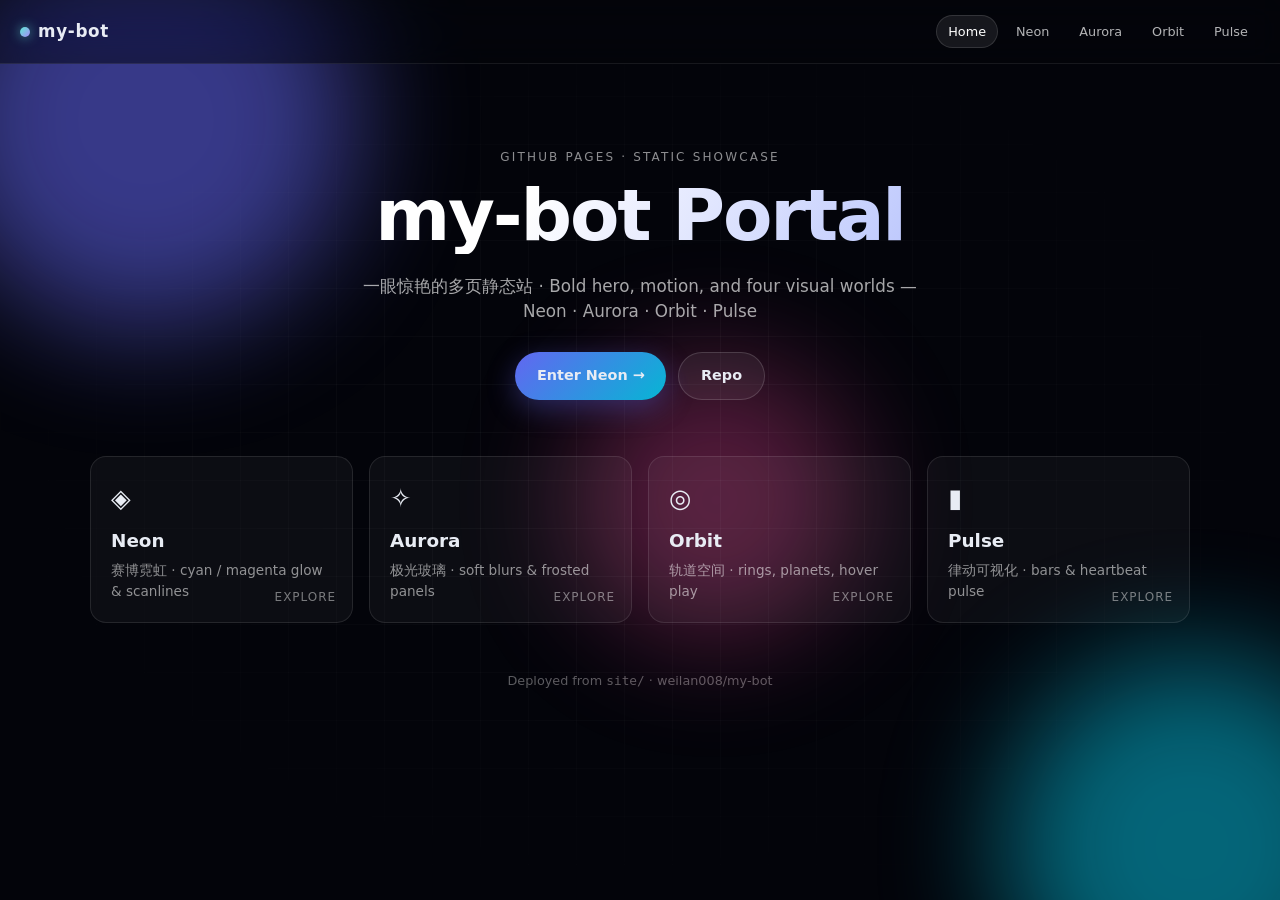
<file: site/index.html>
<!DOCTYPE html>
<html lang="zh-CN">
<head>
  <meta charset="UTF-8" />
  <meta name="viewport" content="width=device-width, initial-scale=1" />
  <title>my-bot · Portal</title>
  <meta name="description" content="my-bot — flashy static playground on GitHub Pages" />
  <link rel="stylesheet" href="styles.css" />
  <style>
    body.home {
      background: #03040a;
    }
    .orb-field {
      position: fixed;
      inset: 0;
      z-index: 0;
      overflow: hidden;
      pointer-events: none;
    }
    .orb {
      position: absolute;
      border-radius: 50%;
      filter: blur(60px);
      opacity: 0.55;
      animation: floatOrb 14s ease-in-out infinite;
    }
    .orb-1 {
      width: 420px; height: 420px;
      background: #6366f1;
      top: -10%; left: -5%;
      animation-delay: 0s;
    }
    .orb-2 {
      width: 380px; height: 380px;
      background: #06b6d4;
      bottom: -15%; right: -8%;
      animation-delay: -4s;
    }
    .orb-3 {
      width: 280px; height: 280px;
      background: #ec4899;
      top: 40%; left: 45%;
      opacity: 0.35;
      animation-delay: -8s;
    }
    @keyframes floatOrb {
      0%, 100% { transform: translate(0, 0) scale(1); }
      33% { transform: translate(40px, -30px) scale(1.08); }
      66% { transform: translate(-30px, 25px) scale(0.95); }
    }
    .grid-overlay {
      position: fixed;
      inset: 0;
      z-index: 0;
      background-image:
        linear-gradient(rgba(255,255,255,0.03) 1px, transparent 1px),
        linear-gradient(90deg, rgba(255,255,255,0.03) 1px, transparent 1px);
      background-size: 48px 48px;
      mask-image: radial-gradient(ellipse at center, black 20%, transparent 75%);
      pointer-events: none;
    }
    .hero {
      position: relative;
      z-index: 1;
      text-align: center;
      padding: 3.5rem 0 2.5rem;
    }
    .hero h1 {
      font-size: clamp(2.6rem, 8vw, 4.5rem);
      font-weight: 800;
      letter-spacing: -0.03em;
      line-height: 1.05;
      background: linear-gradient(120deg, #fff 20%, #a5b4fc 45%, #67e8f9 70%, #f0abfc 100%);
      background-size: 200% auto;
      -webkit-background-clip: text;
      background-clip: text;
      color: transparent;
      animation: shimmer 6s linear infinite;
    }
    @keyframes shimmer {
      to { background-position: 200% center; }
    }
    .hero .tagline {
      margin: 1.25rem auto 0;
      font-size: 1.05rem;
    }
    .cta-row {
      margin-top: 1.75rem;
      display: flex;
      flex-wrap: wrap;
      gap: 0.75rem;
      justify-content: center;
    }
    .btn {
      display: inline-flex;
      align-items: center;
      gap: 0.4rem;
      padding: 0.75rem 1.35rem;
      border-radius: 999px;
      font-weight: 600;
      font-size: 0.9rem;
      border: 1px solid rgba(255,255,255,0.15);
      transition: transform 0.2s, box-shadow 0.2s, background 0.2s;
    }
    .btn-primary {
      background: linear-gradient(135deg, #6366f1, #06b6d4);
      border: none;
      box-shadow: 0 8px 28px rgba(99, 102, 241, 0.35);
    }
    .btn-primary:hover {
      transform: translateY(-2px);
      box-shadow: 0 12px 36px rgba(99, 102, 241, 0.5);
    }
    .btn-ghost {
      background: rgba(255,255,255,0.06);
    }
    .btn-ghost:hover {
      background: rgba(255,255,255,0.12);
      transform: translateY(-2px);
    }
    .cards {
      position: relative;
      z-index: 1;
      display: grid;
      grid-template-columns: repeat(auto-fit, minmax(220px, 1fr));
      gap: 1rem;
      margin-top: 1rem;
    }
    .card {
      position: relative;
      border-radius: var(--radius);
      padding: 1.4rem 1.25rem 1.3rem;
      background: rgba(255,255,255,0.04);
      border: 1px solid rgba(255,255,255,0.1);
      overflow: hidden;
      transition: transform 0.25s, border-color 0.25s, box-shadow 0.25s;
      min-height: 160px;
    }
    .card::before {
      content: "";
      position: absolute;
      inset: 0;
      opacity: 0;
      transition: opacity 0.3s;
      background: radial-gradient(circle at 30% 20%, var(--glow, #6366f1) 0%, transparent 60%);
    }
    .card:hover {
      transform: translateY(-6px);
      border-color: rgba(255,255,255,0.22);
      box-shadow: 0 20px 40px rgba(0,0,0,0.35);
    }
    .card:hover::before { opacity: 0.35; }
    .card .icon {
      font-size: 1.6rem;
      margin-bottom: 0.6rem;
      position: relative;
    }
    .card h3 {
      font-size: 1.15rem;
      position: relative;
      margin-bottom: 0.35rem;
    }
    .card p {
      font-size: 0.85rem;
      color: rgba(255,255,255,0.55);
      position: relative;
    }
    .card .go {
      position: absolute;
      right: 1rem;
      bottom: 1rem;
      font-size: 0.75rem;
      color: rgba(255,255,255,0.45);
      letter-spacing: 0.08em;
      text-transform: uppercase;
    }
    .card.neon { --glow: #22d3ee; }
    .card.aurora { --glow: #a78bfa; }
    .card.orbit { --glow: #60a5fa; }
    .card.pulse { --glow: #f472b6; }
  </style>
</head>
<body class="home">
  <div class="orb-field" aria-hidden="true">
    <div class="orb orb-1"></div>
    <div class="orb orb-2"></div>
    <div class="orb orb-3"></div>
  </div>
  <div class="grid-overlay" aria-hidden="true"></div>

  <nav class="site-nav">
    <a class="brand" href="index.html"><span class="dot"></span><span class="label">my-bot</span></a>
    <div class="links">
      <a class="active" href="index.html">Home</a>
      <a href="neon.html">Neon</a>
      <a href="aurora.html">Aurora</a>
      <a href="orbit.html">Orbit</a>
      <a href="pulse.html">Pulse</a>
    </div>
  </nav>

  <main class="page-wrap">
    <div class="container">
      <section class="hero">
        <p class="eyebrow">GitHub Pages · Static Showcase</p>
        <h1>my-bot Portal</h1>
        <p class="tagline">
          一眼惊艳的多页静态站 · Bold hero, motion, and four visual worlds —
          Neon · Aurora · Orbit · Pulse
        </p>
        <div class="cta-row">
          <a class="btn btn-primary" href="neon.html">Enter Neon →</a>
          <a class="btn btn-ghost" href="https://github.com/weilan008/my-bot" target="_blank" rel="noopener">Repo</a>
        </div>
      </section>

      <section class="cards" aria-label="Destination pages">
        <a class="card neon" href="neon.html">
          <div class="icon">◈</div>
          <h3>Neon</h3>
          <p>赛博霓虹 · cyan / magenta glow &amp; scanlines</p>
          <span class="go">Explore</span>
        </a>
        <a class="card aurora" href="aurora.html">
          <div class="icon">✧</div>
          <h3>Aurora</h3>
          <p>极光玻璃 · soft blurs &amp; frosted panels</p>
          <span class="go">Explore</span>
        </a>
        <a class="card orbit" href="orbit.html">
          <div class="icon">◎</div>
          <h3>Orbit</h3>
          <p>轨道空间 · rings, planets, hover play</p>
          <span class="go">Explore</span>
        </a>
        <a class="card pulse" href="pulse.html">
          <div class="icon">▮</div>
          <h3>Pulse</h3>
          <p>律动可视化 · bars &amp; heartbeat pulse</p>
          <span class="go">Explore</span>
        </a>
      </section>

      <p class="footer-note">Deployed from <code>site/</code> · weilan008/my-bot</p>
    </div>
  </main>
</body>
</html>
</file>
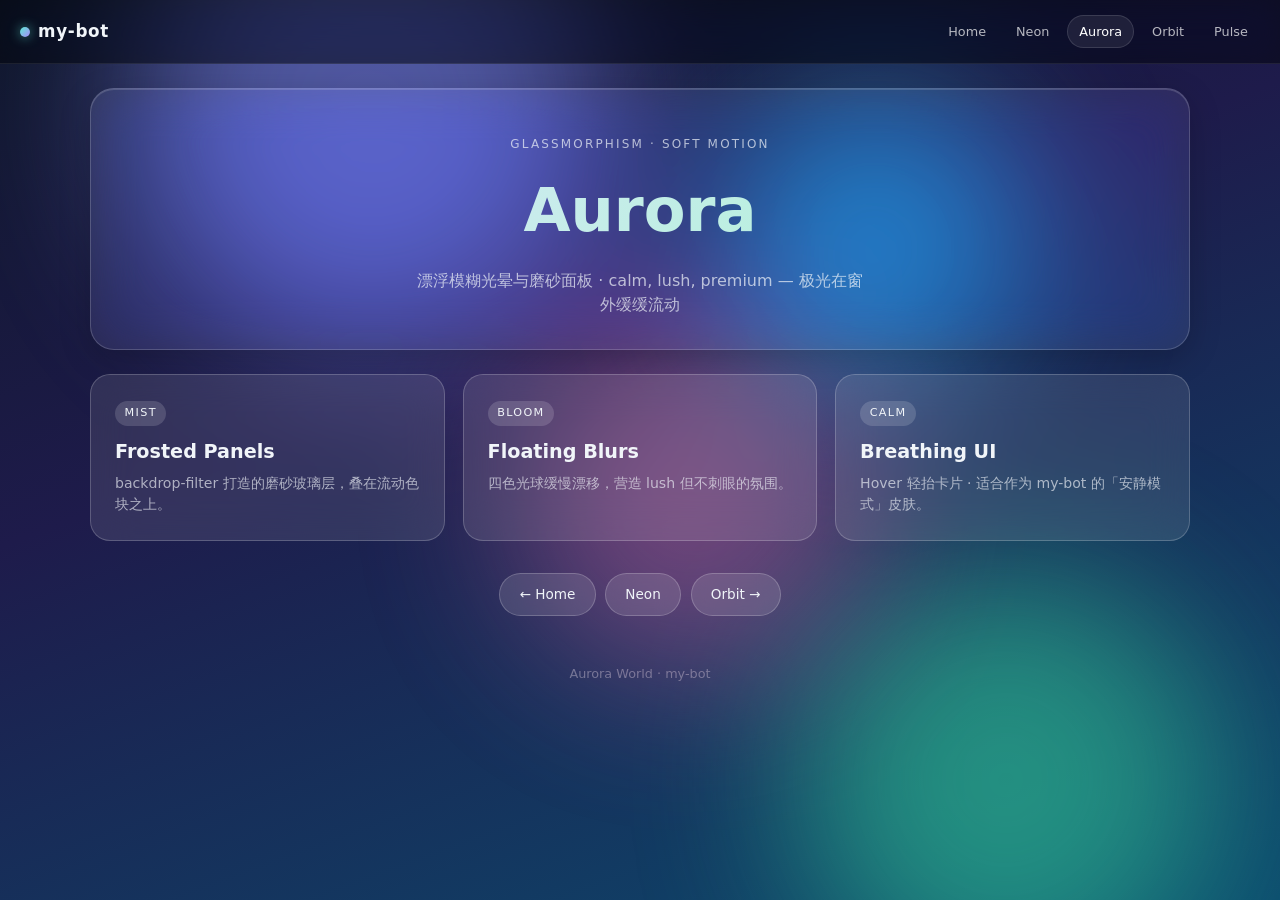
<file: site/aurora.html>
<!DOCTYPE html>
<html lang="zh-CN">
<head>
  <meta charset="UTF-8" />
  <meta name="viewport" content="width=device-width, initial-scale=1" />
  <title>Aurora · my-bot</title>
  <link rel="stylesheet" href="styles.css" />
  <style>
    body.aurora-page {
      background: linear-gradient(160deg, #0f172a 0%, #1e1b4b 40%, #0c4a6e 100%);
      color: #f1f5f9;
    }
    .aurora-blobs {
      position: fixed;
      inset: 0;
      z-index: 0;
      overflow: hidden;
      pointer-events: none;
    }
    .blob {
      position: absolute;
      border-radius: 50%;
      filter: blur(80px);
      opacity: 0.55;
      animation: drift 18s ease-in-out infinite;
    }
    .blob.b1 {
      width: 480px; height: 480px;
      background: #818cf8;
      top: -15%; left: 10%;
    }
    .blob.b2 {
      width: 420px; height: 420px;
      background: #34d399;
      bottom: -10%; right: 5%;
      animation-delay: -6s;
    }
    .blob.b3 {
      width: 360px; height: 360px;
      background: #f472b6;
      top: 35%; left: 40%;
      opacity: 0.4;
      animation-delay: -12s;
    }
    .blob.b4 {
      width: 300px; height: 300px;
      background: #38bdf8;
      top: 10%; right: 20%;
      animation-delay: -3s;
    }
    @keyframes drift {
      0%, 100% { transform: translate(0, 0) scale(1); }
      25% { transform: translate(50px, 40px) scale(1.1); }
      50% { transform: translate(-40px, 60px) scale(0.92); }
      75% { transform: translate(30px, -30px) scale(1.05); }
    }
    .glass {
      position: relative;
      z-index: 1;
      background: rgba(255, 255, 255, 0.08);
      backdrop-filter: blur(24px) saturate(1.5);
      -webkit-backdrop-filter: blur(24px) saturate(1.5);
      border: 1px solid rgba(255, 255, 255, 0.18);
      border-radius: 24px;
      padding: 2rem 1.75rem;
      box-shadow:
        0 8px 32px rgba(0, 0, 0, 0.2),
        inset 0 1px 0 rgba(255, 255, 255, 0.15);
    }
    .aurora-hero {
      text-align: center;
      margin-bottom: 1.5rem;
    }
    .aurora-hero h1 {
      font-size: clamp(2.4rem, 7vw, 3.8rem);
      font-weight: 700;
      background: linear-gradient(120deg, #e0e7ff, #a7f3d0, #fbcfe8, #bae6fd);
      background-size: 300% auto;
      -webkit-background-clip: text;
      background-clip: text;
      color: transparent;
      animation: auroraShift 8s ease infinite;
    }
    @keyframes auroraShift {
      0%, 100% { background-position: 0% center; }
      50% { background-position: 100% center; }
    }
    .aurora-hero p {
      margin-top: 0.85rem;
      color: rgba(241, 245, 249, 0.7);
      max-width: 28rem;
      margin-left: auto;
      margin-right: auto;
    }
    .glass-grid {
      display: grid;
      grid-template-columns: repeat(auto-fit, minmax(240px, 1fr));
      gap: 1.1rem;
      position: relative;
      z-index: 1;
      margin-top: 1.25rem;
    }
    .glass-card {
      padding: 1.5rem;
      border-radius: 20px;
      background: rgba(255, 255, 255, 0.1);
      backdrop-filter: blur(20px);
      -webkit-backdrop-filter: blur(20px);
      border: 1px solid rgba(255, 255, 255, 0.2);
      transition: transform 0.3s, background 0.3s;
    }
    .glass-card:hover {
      transform: translateY(-8px);
      background: rgba(255, 255, 255, 0.16);
    }
    .glass-card .chip {
      display: inline-block;
      font-size: 0.7rem;
      letter-spacing: 0.12em;
      text-transform: uppercase;
      padding: 0.25rem 0.6rem;
      border-radius: 999px;
      background: rgba(255, 255, 255, 0.15);
      margin-bottom: 0.75rem;
    }
    .glass-card h3 {
      font-size: 1.2rem;
      margin-bottom: 0.4rem;
    }
    .glass-card p {
      font-size: 0.88rem;
      color: rgba(241, 245, 249, 0.65);
    }
    .float-pills {
      display: flex;
      flex-wrap: wrap;
      gap: 0.6rem;
      justify-content: center;
      margin-top: 2rem;
      position: relative;
      z-index: 1;
    }
    .pill {
      padding: 0.65rem 1.2rem;
      border-radius: 999px;
      background: rgba(255, 255, 255, 0.12);
      border: 1px solid rgba(255, 255, 255, 0.2);
      backdrop-filter: blur(12px);
      font-size: 0.85rem;
      font-weight: 500;
      transition: transform 0.2s, background 0.2s;
    }
    .pill:hover {
      transform: scale(1.05);
      background: rgba(255, 255, 255, 0.22);
    }
  </style>
</head>
<body class="aurora-page">
  <div class="aurora-blobs" aria-hidden="true">
    <div class="blob b1"></div>
    <div class="blob b2"></div>
    <div class="blob b3"></div>
    <div class="blob b4"></div>
  </div>

  <nav class="site-nav">
    <a class="brand" href="index.html"><span class="dot"></span><span class="label">my-bot</span></a>
    <div class="links">
      <a href="index.html">Home</a>
      <a href="neon.html">Neon</a>
      <a class="active" href="aurora.html">Aurora</a>
      <a href="orbit.html">Orbit</a>
      <a href="pulse.html">Pulse</a>
    </div>
  </nav>

  <main class="page-wrap">
    <div class="container">
      <div class="glass aurora-hero">
        <p class="eyebrow">Glassmorphism · Soft Motion</p>
        <h1>Aurora</h1>
        <p>漂浮模糊光晕与磨砂面板 · calm, lush, premium — 极光在窗外缓缓流动</p>
      </div>

      <div class="glass-grid">
        <div class="glass-card">
          <span class="chip">Mist</span>
          <h3>Frosted Panels</h3>
          <p>backdrop-filter 打造的磨砂玻璃层，叠在流动色块之上。</p>
        </div>
        <div class="glass-card">
          <span class="chip">Bloom</span>
          <h3>Floating Blurs</h3>
          <p>四色光球缓慢漂移，营造 lush 但不刺眼的氛围。</p>
        </div>
        <div class="glass-card">
          <span class="chip">Calm</span>
          <h3>Breathing UI</h3>
          <p>Hover 轻抬卡片 · 适合作为 my-bot 的「安静模式」皮肤。</p>
        </div>
      </div>

      <div class="float-pills">
        <a class="pill" href="index.html">← Home</a>
        <a class="pill" href="neon.html">Neon</a>
        <a class="pill" href="orbit.html">Orbit →</a>
      </div>

      <p class="footer-note">Aurora World · my-bot</p>
    </div>
  </main>
</body>
</html>
</file>
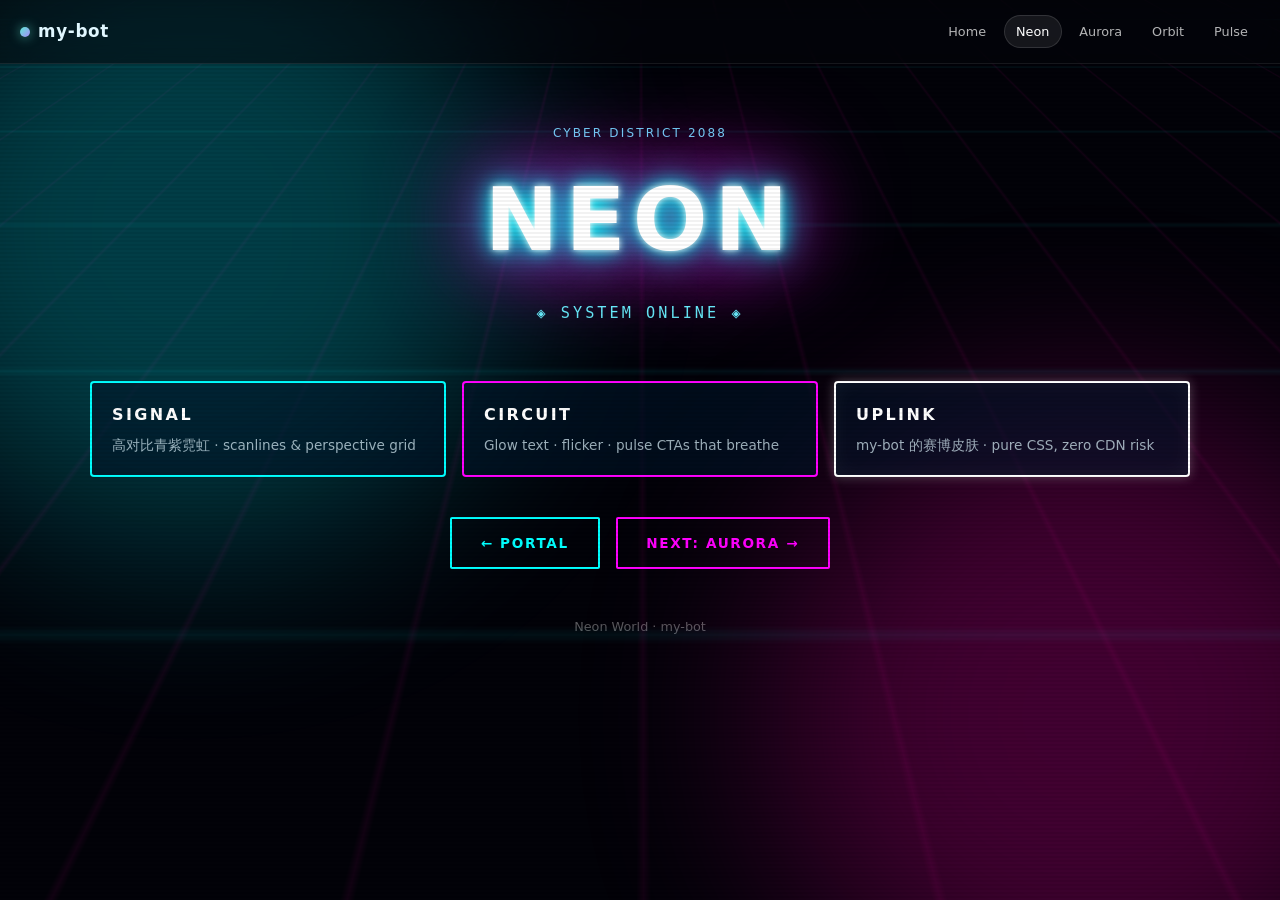
<file: site/neon.html>
<!DOCTYPE html>
<html lang="zh-CN">
<head>
  <meta charset="UTF-8" />
  <meta name="viewport" content="width=device-width, initial-scale=1" />
  <title>Neon · my-bot</title>
  <link rel="stylesheet" href="styles.css" />
  <style>
    body.neon-page {
      background: #020208;
      color: #e0f7ff;
    }
    .scanlines {
      position: fixed;
      inset: 0;
      z-index: 50;
      pointer-events: none;
      background: repeating-linear-gradient(
        0deg,
        transparent,
        transparent 2px,
        rgba(0, 0, 0, 0.15) 2px,
        rgba(0, 0, 0, 0.15) 4px
      );
      opacity: 0.35;
    }
    .cyber-grid {
      position: fixed;
      inset: 0;
      z-index: 0;
      background:
        linear-gradient(rgba(0, 255, 255, 0.06) 1px, transparent 1px),
        linear-gradient(90deg, rgba(255, 0, 170, 0.06) 1px, transparent 1px);
      background-size: 40px 40px;
      transform: perspective(500px) rotateX(60deg) translateY(-20%) scale(1.8);
      transform-origin: center top;
      animation: gridPulse 8s ease-in-out infinite;
      pointer-events: none;
    }
    @keyframes gridPulse {
      0%, 100% { opacity: 0.4; }
      50% { opacity: 0.7; }
    }
    .neon-glow {
      position: fixed;
      width: 50vw; height: 50vw;
      border-radius: 50%;
      filter: blur(100px);
      opacity: 0.25;
      z-index: 0;
      pointer-events: none;
    }
    .neon-glow.cyan { background: #00f0ff; top: -10%; left: -10%; }
    .neon-glow.magenta { background: #ff00aa; bottom: -15%; right: -10%; }
    .neon-main {
      position: relative;
      z-index: 1;
      text-align: center;
      padding: 2rem 0 1rem;
    }
    .neon-title {
      font-size: clamp(2.8rem, 10vw, 5.5rem);
      font-weight: 900;
      letter-spacing: 0.08em;
      text-transform: uppercase;
      color: #fff;
      text-shadow:
        0 0 7px #fff,
        0 0 20px #0ff,
        0 0 40px #0ff,
        0 0 80px #f0f,
        0 0 120px #f0f;
      animation: neonFlicker 4s infinite alternate;
    }
    @keyframes neonFlicker {
      0%, 19%, 21%, 23%, 25%, 54%, 56%, 100% {
        text-shadow:
          0 0 7px #fff,
          0 0 20px #0ff,
          0 0 40px #0ff,
          0 0 80px #f0f,
          0 0 120px #f0f;
      }
      20%, 24%, 55% {
        text-shadow: 0 0 4px #fff, 0 0 10px #0ff;
      }
    }
    .neon-sub {
      margin-top: 1rem;
      font-family: var(--mono);
      font-size: 0.95rem;
      color: #67e8f9;
      letter-spacing: 0.2em;
      text-transform: uppercase;
      animation: blink 1.4s step-end infinite;
    }
    @keyframes blink {
      50% { opacity: 0.4; }
    }
    .panel-row {
      display: grid;
      grid-template-columns: repeat(auto-fit, minmax(200px, 1fr));
      gap: 1rem;
      margin-top: 2.5rem;
      position: relative;
      z-index: 1;
    }
    .neon-panel {
      border: 2px solid #0ff;
      border-radius: 4px;
      padding: 1.25rem;
      background: rgba(0, 20, 40, 0.6);
      box-shadow:
        0 0 12px #0ff55,
        inset 0 0 20px rgba(0, 255, 255, 0.08);
      transition: transform 0.2s, box-shadow 0.2s, border-color 0.2s;
    }
    .neon-panel:nth-child(2) {
      border-color: #f0f;
      box-shadow: 0 0 12px #f0f55, inset 0 0 20px rgba(255, 0, 170, 0.08);
    }
    .neon-panel:nth-child(3) {
      border-color: #fff;
      box-shadow: 0 0 12px #fff4, inset 0 0 20px rgba(255, 255, 255, 0.05);
    }
    .neon-panel:hover {
      transform: scale(1.03);
      box-shadow: 0 0 28px currentColor;
    }
    .neon-panel h3 {
      font-size: 1rem;
      letter-spacing: 0.15em;
      text-transform: uppercase;
      margin-bottom: 0.5rem;
      color: #fff;
    }
    .neon-panel p {
      font-size: 0.85rem;
      color: rgba(224, 247, 255, 0.7);
    }
    .pulse-btns {
      display: flex;
      flex-wrap: wrap;
      gap: 1rem;
      justify-content: center;
      margin-top: 2.5rem;
      position: relative;
      z-index: 1;
    }
    .pulse-btn {
      padding: 0.85rem 1.8rem;
      font-weight: 700;
      letter-spacing: 0.12em;
      text-transform: uppercase;
      font-size: 0.85rem;
      border: 2px solid #0ff;
      background: transparent;
      color: #0ff;
      cursor: pointer;
      border-radius: 2px;
      animation: btnPulse 2s ease-in-out infinite;
      transition: background 0.2s, color 0.2s;
    }
    .pulse-btn.mag {
      border-color: #f0f;
      color: #f0f;
      animation-delay: 0.5s;
    }
    .pulse-btn:hover {
      background: #0ff;
      color: #020208;
      animation: none;
    }
    .pulse-btn.mag:hover {
      background: #f0f;
      color: #020208;
    }
    @keyframes btnPulse {
      0%, 100% { box-shadow: 0 0 8px currentColor; }
      50% { box-shadow: 0 0 24px currentColor, 0 0 48px currentColor; }
    }
  </style>
</head>
<body class="neon-page">
  <div class="cyber-grid" aria-hidden="true"></div>
  <div class="neon-glow cyan" aria-hidden="true"></div>
  <div class="neon-glow magenta" aria-hidden="true"></div>
  <div class="scanlines" aria-hidden="true"></div>

  <nav class="site-nav">
    <a class="brand" href="index.html"><span class="dot"></span><span class="label">my-bot</span></a>
    <div class="links">
      <a href="index.html">Home</a>
      <a class="active" href="neon.html">Neon</a>
      <a href="aurora.html">Aurora</a>
      <a href="orbit.html">Orbit</a>
      <a href="pulse.html">Pulse</a>
    </div>
  </nav>

  <main class="page-wrap">
    <div class="container">
      <div class="neon-main">
        <p class="eyebrow" style="color:#67e8f9">Cyber District 2088</p>
        <h1 class="neon-title">NEON</h1>
        <p class="neon-sub">◈ SYSTEM ONLINE ◈</p>
      </div>

      <div class="panel-row">
        <div class="neon-panel">
          <h3>Signal</h3>
          <p>高对比青紫霓虹 · scanlines &amp; perspective grid</p>
        </div>
        <div class="neon-panel">
          <h3>Circuit</h3>
          <p>Glow text · flicker · pulse CTAs that breathe</p>
        </div>
        <div class="neon-panel">
          <h3>Uplink</h3>
          <p>my-bot 的赛博皮肤 · pure CSS, zero CDN risk</p>
        </div>
      </div>

      <div class="pulse-btns">
        <a class="pulse-btn" href="index.html">← Portal</a>
        <a class="pulse-btn mag" href="aurora.html">Next: Aurora →</a>
      </div>

      <p class="footer-note">Neon World · my-bot</p>
    </div>
  </main>
</body>
</html>
</file>
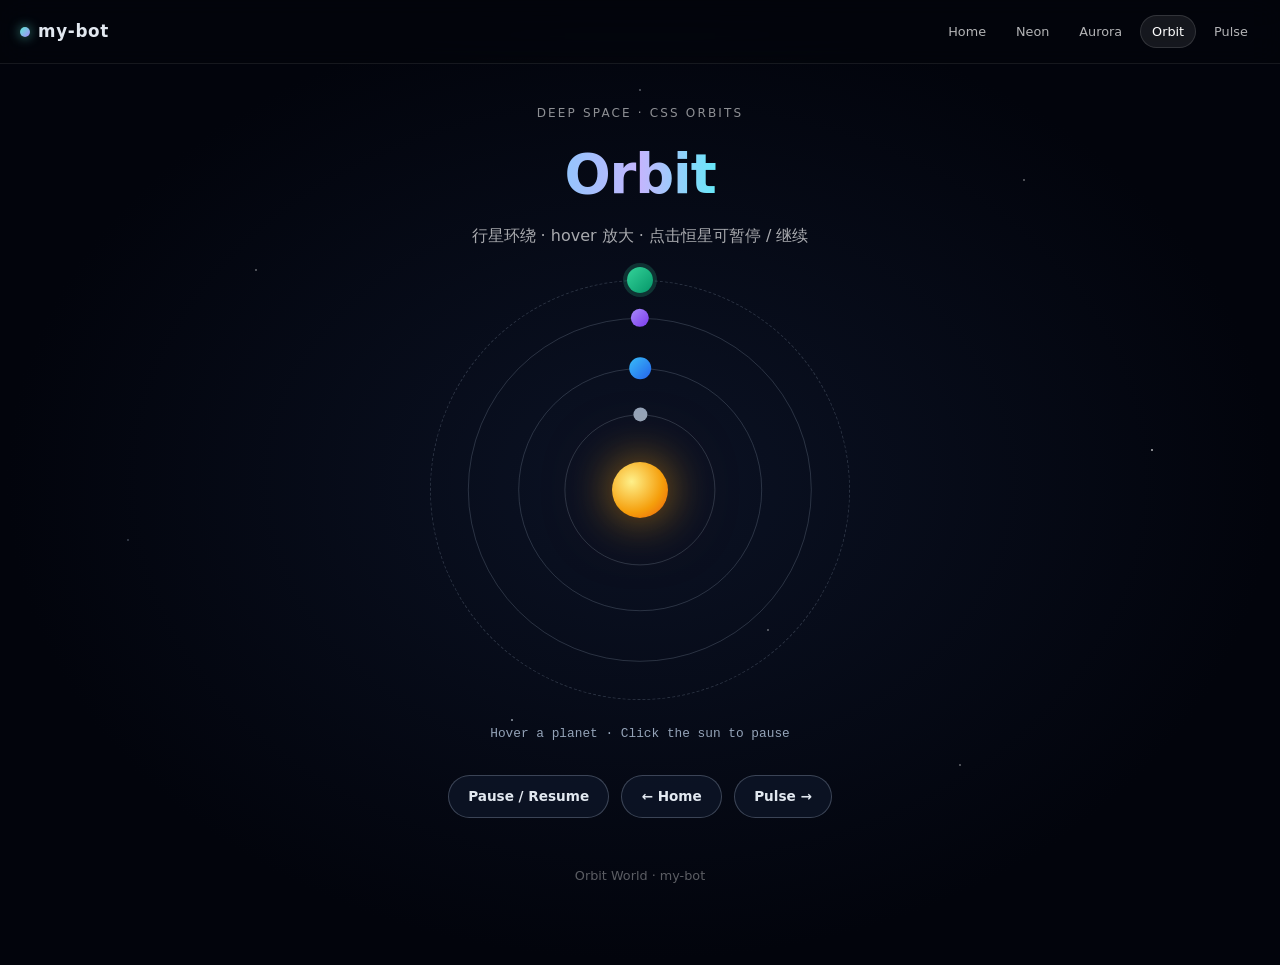
<file: site/orbit.html>
<!DOCTYPE html>
<html lang="zh-CN">
<head>
  <meta charset="UTF-8" />
  <meta name="viewport" content="width=device-width, initial-scale=1" />
  <title>Orbit · my-bot</title>
  <link rel="stylesheet" href="styles.css" />
  <style>
    body.orbit-page {
      background: radial-gradient(ellipse at center, #0b1224 0%, #02040c 70%);
      color: #e2e8f0;
    }
    .stars {
      position: fixed;
      inset: 0;
      z-index: 0;
      background-image:
        radial-gradient(1px 1px at 20% 30%, #fff, transparent),
        radial-gradient(1px 1px at 60% 70%, #fff, transparent),
        radial-gradient(1.5px 1.5px at 40% 80%, #cbd5e1, transparent),
        radial-gradient(1px 1px at 80% 20%, #fff, transparent),
        radial-gradient(1px 1px at 10% 60%, #94a3b8, transparent),
        radial-gradient(1.5px 1.5px at 90% 50%, #fff, transparent),
        radial-gradient(1px 1px at 50% 10%, #e2e8f0, transparent),
        radial-gradient(1px 1px at 75% 85%, #fff, transparent);
      background-size: 100% 100%;
      animation: twinkle 5s ease-in-out infinite;
      pointer-events: none;
    }
    @keyframes twinkle {
      0%, 100% { opacity: 0.7; }
      50% { opacity: 1; }
    }
    .orbit-stage {
      position: relative;
      z-index: 1;
      display: flex;
      flex-direction: column;
      align-items: center;
      padding: 1rem 0 2rem;
    }
    .orbit-stage h1 {
      font-size: clamp(2.2rem, 6vw, 3.4rem);
      font-weight: 800;
      letter-spacing: -0.02em;
      margin-bottom: 0.5rem;
      background: linear-gradient(90deg, #93c5fd, #c4b5fd, #67e8f9);
      -webkit-background-clip: text;
      background-clip: text;
      color: transparent;
    }
    .orbit-stage .tagline {
      text-align: center;
      margin-bottom: 2rem;
    }
    .system {
      position: relative;
      width: min(420px, 88vw);
      height: min(420px, 88vw);
      margin: 0 auto;
    }
    .sun {
      position: absolute;
      top: 50%; left: 50%;
      width: 56px; height: 56px;
      margin: -28px 0 0 -28px;
      border-radius: 50%;
      background: radial-gradient(circle at 35% 35%, #fef08a, #f59e0b 60%, #ea580c);
      box-shadow: 0 0 40px #f59e0b88, 0 0 80px #f59e0b44;
      z-index: 5;
      transition: transform 0.3s;
      cursor: pointer;
    }
    .sun:hover { transform: scale(1.15); }
    .ring {
      position: absolute;
      top: 50%; left: 50%;
      border: 1px solid rgba(148, 163, 184, 0.25);
      border-radius: 50%;
      transform: translate(-50%, -50%);
    }
    .ring-1 { width: 36%; height: 36%; }
    .ring-2 { width: 58%; height: 58%; }
    .ring-3 { width: 82%; height: 82%; }
    .ring-4 { width: 100%; height: 100%; border-style: dashed; }
    .planet-track {
      position: absolute;
      top: 50%; left: 50%;
      border-radius: 50%;
      transform: translate(-50%, -50%);
      animation: spin linear infinite;
    }
    .track-1 { width: 36%; height: 36%; animation-duration: 8s; }
    .track-2 { width: 58%; height: 58%; animation-duration: 14s; animation-direction: reverse; }
    .track-3 { width: 82%; height: 82%; animation-duration: 22s; }
    .track-4 { width: 100%; height: 100%; animation-duration: 32s; animation-direction: reverse; }
    @keyframes spin {
      to { transform: translate(-50%, -50%) rotate(360deg); }
    }
    .planet {
      position: absolute;
      top: 0; left: 50%;
      border-radius: 50%;
      transform: translate(-50%, -50%);
      cursor: pointer;
      transition: box-shadow 0.25s, transform 0.25s;
    }
    .planet:hover {
      box-shadow: 0 0 20px currentColor;
      transform: translate(-50%, -50%) scale(1.35);
      z-index: 10;
    }
    .p1 {
      width: 14px; height: 14px;
      background: #94a3b8;
      color: #94a3b8;
    }
    .p2 {
      width: 22px; height: 22px;
      background: linear-gradient(135deg, #38bdf8, #2563eb);
      color: #38bdf8;
    }
    .p3 {
      width: 18px; height: 18px;
      background: linear-gradient(135deg, #a78bfa, #7c3aed);
      color: #a78bfa;
    }
    .p4 {
      width: 26px; height: 26px;
      background: linear-gradient(135deg, #34d399, #059669);
      color: #34d399;
      box-shadow: 0 0 0 4px rgba(52, 211, 153, 0.2);
    }
    .paused .planet-track { animation-play-state: paused; }
    .hud {
      margin-top: 2rem;
      display: flex;
      flex-wrap: wrap;
      gap: 0.75rem;
      justify-content: center;
      position: relative;
      z-index: 1;
    }
    .hud button, .hud a {
      padding: 0.65rem 1.2rem;
      border-radius: 999px;
      border: 1px solid rgba(148, 163, 184, 0.35);
      background: rgba(15, 23, 42, 0.7);
      color: #e2e8f0;
      font-size: 0.85rem;
      font-weight: 600;
      cursor: pointer;
      font-family: inherit;
      transition: background 0.2s, border-color 0.2s;
    }
    .hud button:hover, .hud a:hover {
      background: rgba(59, 130, 246, 0.25);
      border-color: #60a5fa;
    }
    .info-panel {
      margin-top: 1.5rem;
      text-align: center;
      font-family: var(--mono);
      font-size: 0.8rem;
      color: #94a3b8;
      min-height: 1.5em;
      position: relative;
      z-index: 1;
    }
  </style>
</head>
<body class="orbit-page">
  <div class="stars" aria-hidden="true"></div>

  <nav class="site-nav">
    <a class="brand" href="index.html"><span class="dot"></span><span class="label">my-bot</span></a>
    <div class="links">
      <a href="index.html">Home</a>
      <a href="neon.html">Neon</a>
      <a href="aurora.html">Aurora</a>
      <a class="active" href="orbit.html">Orbit</a>
      <a href="pulse.html">Pulse</a>
    </div>
  </nav>

  <main class="page-wrap">
    <div class="container orbit-stage">
      <p class="eyebrow">Deep Space · CSS Orbits</p>
      <h1>Orbit</h1>
      <p class="tagline">行星环绕 · hover 放大 · 点击恒星可暂停 / 继续</p>

      <div class="system" id="system">
        <div class="ring ring-1"></div>
        <div class="ring ring-2"></div>
        <div class="ring ring-3"></div>
        <div class="ring ring-4"></div>
        <div class="planet-track track-1"><div class="planet p1" data-name="Mercury · 水星" title="Mercury"></div></div>
        <div class="planet-track track-2"><div class="planet p2" data-name="Earth · 地球" title="Earth"></div></div>
        <div class="planet-track track-3"><div class="planet p3" data-name="Neptune · 海王星" title="Neptune"></div></div>
        <div class="planet-track track-4"><div class="planet p4" data-name="Verdant · 绿环星" title="Verdant"></div></div>
        <div class="sun" id="sun" title="Toggle pause"></div>
      </div>

      <p class="info-panel" id="info">Hover a planet · Click the sun to pause</p>

      <div class="hud">
        <button type="button" id="toggleBtn">Pause / Resume</button>
        <a href="index.html">← Home</a>
        <a href="pulse.html">Pulse →</a>
      </div>

      <p class="footer-note">Orbit World · my-bot</p>
    </div>
  </main>

  <script>
    (function () {
      var system = document.getElementById("system");
      var info = document.getElementById("info");
      var sun = document.getElementById("sun");
      var btn = document.getElementById("toggleBtn");
      function toggle() {
        system.classList.toggle("paused");
        info.textContent = system.classList.contains("paused")
          ? "Paused · 轨道已暂停"
          : "Orbiting · 轨道运行中";
      }
      sun.addEventListener("click", toggle);
      btn.addEventListener("click", toggle);
      document.querySelectorAll(".planet").forEach(function (p) {
        p.addEventListener("mouseenter", function () {
          info.textContent = p.getAttribute("data-name");
        });
        p.addEventListener("mouseleave", function () {
          if (!system.classList.contains("paused")) {
            info.textContent = "Hover a planet · Click the sun to pause";
          }
        });
      });
    })();
  </script>
</body>
</html>
</file>
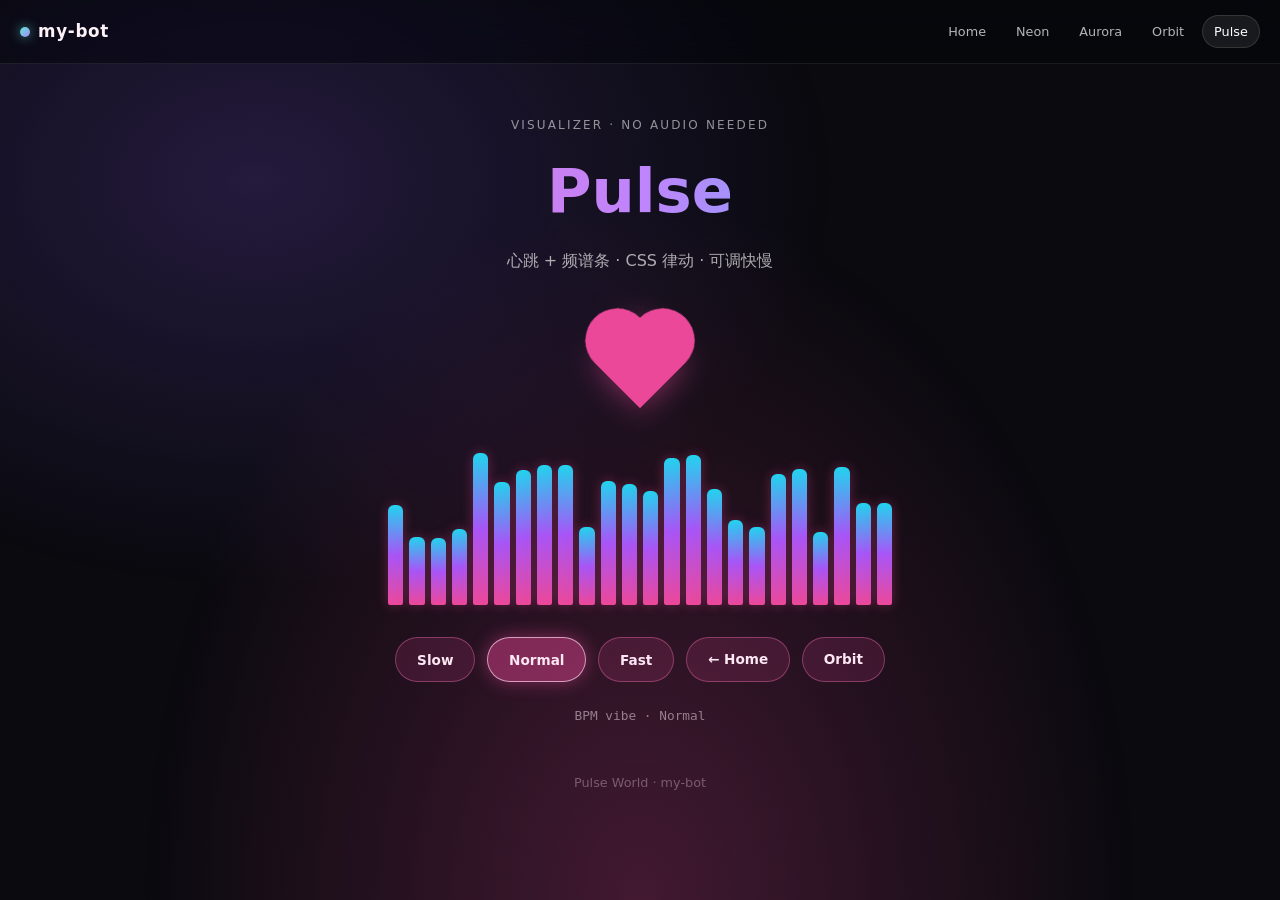
<file: site/pulse.html>
<!DOCTYPE html>
<html lang="zh-CN">
<head>
  <meta charset="UTF-8" />
  <meta name="viewport" content="width=device-width, initial-scale=1" />
  <title>Pulse · my-bot</title>
  <link rel="stylesheet" href="styles.css" />
  <style>
    body.pulse-page {
      --bar-dur: 0.8s;
      --heart-dur: 1.2s;
      background: #0a0a0f;
      color: #fdf2f8;
    }
    .pulse-bg {
      position: fixed;
      inset: 0;
      z-index: 0;
      background:
        radial-gradient(ellipse at 50% 100%, rgba(236, 72, 153, 0.25), transparent 55%),
        radial-gradient(ellipse at 20% 20%, rgba(139, 92, 246, 0.2), transparent 40%);
      pointer-events: none;
    }
    .pulse-hero {
      position: relative;
      z-index: 1;
      text-align: center;
      padding: 1.5rem 0 1rem;
    }
    .pulse-hero h1 {
      font-size: clamp(2.4rem, 7vw, 3.8rem);
      font-weight: 800;
      background: linear-gradient(90deg, #f472b6, #c084fc, #22d3ee);
      -webkit-background-clip: text;
      background-clip: text;
      color: transparent;
    }
    .heartbeat-wrap {
      position: relative;
      z-index: 1;
      display: flex;
      justify-content: center;
      align-items: center;
      margin: 1.5rem 0 2rem;
      min-height: 100px;
    }
    .heart {
      width: 64px;
      height: 64px;
      background: #ec4899;
      transform: rotate(-45deg);
      position: relative;
      animation: heartbeat var(--heart-dur) ease-in-out infinite;
      box-shadow: 0 0 30px #ec489988;
    }
    .heart::before,
    .heart::after {
      content: "";
      position: absolute;
      width: 64px;
      height: 64px;
      background: #ec4899;
      border-radius: 50%;
    }
    .heart::before { top: -32px; left: 0; }
    .heart::after { top: 0; left: 32px; }
    @keyframes heartbeat {
      0%, 100% { transform: rotate(-45deg) scale(1); }
      15% { transform: rotate(-45deg) scale(1.18); }
      30% { transform: rotate(-45deg) scale(1); }
      45% { transform: rotate(-45deg) scale(1.12); }
      60% { transform: rotate(-45deg) scale(1); }
    }
    .viz {
      position: relative;
      z-index: 1;
      display: flex;
      align-items: flex-end;
      justify-content: center;
      gap: 6px;
      height: 160px;
      padding: 0 0.5rem;
      margin: 0 auto;
      max-width: 520px;
    }
    .bar {
      flex: 1;
      max-width: 18px;
      min-width: 6px;
      border-radius: 6px 6px 2px 2px;
      background: linear-gradient(180deg, #22d3ee, #a855f7, #ec4899);
      transform-origin: bottom;
      animation: bounce var(--bar-dur) ease-in-out infinite alternate;
      box-shadow: 0 0 12px rgba(236, 72, 153, 0.35);
    }
    @keyframes bounce {
      from { transform: scaleY(0.25); opacity: 0.7; }
      to { transform: scaleY(1); opacity: 1; }
    }
    .controls {
      position: relative;
      z-index: 1;
      display: flex;
      flex-wrap: wrap;
      gap: 0.75rem;
      justify-content: center;
      margin-top: 2rem;
    }
    .controls button,
    .controls a {
      padding: 0.7rem 1.3rem;
      border-radius: 999px;
      border: 1px solid rgba(244, 114, 182, 0.4);
      background: rgba(236, 72, 153, 0.15);
      color: #fce7f3;
      font-weight: 600;
      font-size: 0.85rem;
      cursor: pointer;
      font-family: inherit;
      transition: background 0.2s, transform 0.2s, box-shadow 0.2s;
    }
    .controls button:hover,
    .controls a:hover {
      background: rgba(236, 72, 153, 0.35);
      transform: translateY(-2px);
    }
    .controls button.is-active {
      background: rgba(236, 72, 153, 0.45);
      box-shadow: 0 0 18px rgba(236, 72, 153, 0.45);
      border-color: rgba(251, 207, 232, 0.7);
    }
    .meta {
      position: relative;
      z-index: 1;
      text-align: center;
      margin-top: 1.5rem;
      font-family: var(--mono);
      font-size: 0.8rem;
      color: rgba(252, 231, 243, 0.5);
    }
  </style>
</head>
<body class="pulse-page">
  <div class="pulse-bg" aria-hidden="true"></div>

  <nav class="site-nav">
    <a class="brand" href="index.html"><span class="dot"></span><span class="label">my-bot</span></a>
    <div class="links">
      <a href="index.html">Home</a>
      <a href="neon.html">Neon</a>
      <a href="aurora.html">Aurora</a>
      <a href="orbit.html">Orbit</a>
      <a class="active" href="pulse.html">Pulse</a>
    </div>
  </nav>

  <main class="page-wrap">
    <div class="container">
      <div class="pulse-hero">
        <p class="eyebrow">Visualizer · No Audio Needed</p>
        <h1>Pulse</h1>
        <p class="tagline" style="margin: 0.75rem auto 0; text-align: center;">
          心跳 + 频谱条 · CSS 律动 · 可调快慢
        </p>
      </div>

      <div class="heartbeat-wrap">
        <div class="heart" aria-hidden="true"></div>
      </div>

      <div class="viz" id="viz" aria-label="Fake equalizer bars"></div>

      <div class="controls">
        <button type="button" id="slowBtn" data-speed="slow">Slow</button>
        <button type="button" id="normBtn" data-speed="normal" class="is-active">Normal</button>
        <button type="button" id="fastBtn" data-speed="fast">Fast</button>
        <a href="index.html">← Home</a>
        <a href="orbit.html">Orbit</a>
      </div>

      <p class="meta" id="meta">BPM vibe · Normal</p>
      <p class="footer-note">Pulse World · my-bot</p>
    </div>
  </main>

  <script>
    (function () {
      var root = document.body;
      var viz = document.getElementById("viz");
      var meta = document.getElementById("meta");
      var heart = document.querySelector(".heart");
      var speeds = {
        slow: { bar: "1.7s", heart: "2.1s", label: "Slow" },
        normal: { bar: "0.8s", heart: "1.2s", label: "Normal" },
        fast: { bar: "0.32s", heart: "0.55s", label: "Fast" }
      };
      var n = 24;
      for (var i = 0; i < n; i++) {
        var b = document.createElement("div");
        b.className = "bar";
        b.style.height = 40 + Math.random() * 60 + "%";
        b.dataset.delay = (i * 0.07) + "s";
        viz.appendChild(b);
      }

      function applyAnim(el, value) {
        el.style.animation = "none";
        // Force reflow so the browser drops the old timeline
        void el.offsetWidth;
        el.style.animation = value;
      }

      function setSpeed(key) {
        var cfg = speeds[key] || speeds.normal;
        root.style.setProperty("--bar-dur", cfg.bar);
        root.style.setProperty("--heart-dur", cfg.heart);
        meta.textContent = "BPM vibe · " + cfg.label;

        applyAnim(heart, "heartbeat " + cfg.heart + " ease-in-out infinite");

        var bars = viz.querySelectorAll(".bar");
        for (var i = 0; i < bars.length; i++) {
          var delay = bars[i].dataset.delay || "0s";
          applyAnim(
            bars[i],
            "bounce " + cfg.bar + " ease-in-out " + delay + " infinite alternate"
          );
        }

        document.querySelectorAll(".controls button[data-speed]").forEach(function (btn) {
          btn.classList.toggle("is-active", btn.getAttribute("data-speed") === key);
        });
      }

      document.getElementById("slowBtn").addEventListener("click", function () { setSpeed("slow"); });
      document.getElementById("normBtn").addEventListener("click", function () { setSpeed("normal"); });
      document.getElementById("fastBtn").addEventListener("click", function () { setSpeed("fast"); });

      // Apply default so inline restart path is used from the start
      setSpeed("normal");
    })();
  </script>
</body>
</html>
</file>
<file: site/styles.css>
/* my-bot shared styles */
:root {
  --nav-h: 64px;
  --radius: 16px;
  --font: "Segoe UI", "PingFang SC", "Hiragino Sans GB", "Microsoft YaHei", system-ui, sans-serif;
  --mono: "SF Mono", "Cascadia Code", "Consolas", monospace;
}

*, *::before, *::after { box-sizing: border-box; margin: 0; padding: 0; }

html { scroll-behavior: smooth; }

body {
  font-family: var(--font);
  min-height: 100vh;
  color: #e8ecf4;
  background: #05060a;
  overflow-x: hidden;
  line-height: 1.5;
}

a { color: inherit; text-decoration: none; }

img { max-width: 100%; display: block; }

/* —— Top nav —— */
.site-nav {
  position: fixed;
  top: 0; left: 0; right: 0;
  z-index: 100;
  height: var(--nav-h);
  display: flex;
  align-items: center;
  justify-content: space-between;
  padding: 0 1.25rem;
  backdrop-filter: blur(16px) saturate(1.4);
  -webkit-backdrop-filter: blur(16px) saturate(1.4);
  background: rgba(5, 6, 10, 0.55);
  border-bottom: 1px solid rgba(255, 255, 255, 0.08);
}

.site-nav .brand {
  font-weight: 700;
  font-size: 1.05rem;
  letter-spacing: 0.04em;
  display: flex;
  align-items: center;
  gap: 0.5rem;
}

.site-nav .brand .dot {
  width: 10px; height: 10px;
  border-radius: 50%;
  background: linear-gradient(135deg, #5eead4, #a78bfa);
  box-shadow: 0 0 12px #5eead4aa;
}

.site-nav .links {
  display: flex;
  flex-wrap: wrap;
  gap: 0.35rem;
  justify-content: flex-end;
}

.site-nav .links a {
  font-size: 0.8rem;
  padding: 0.4rem 0.7rem;
  border-radius: 999px;
  color: rgba(255, 255, 255, 0.7);
  border: 1px solid transparent;
  transition: color 0.2s, background 0.2s, border-color 0.2s, box-shadow 0.2s;
}

.site-nav .links a:hover,
.site-nav .links a.active {
  color: #fff;
  background: rgba(255, 255, 255, 0.08);
  border-color: rgba(255, 255, 255, 0.12);
}

.page-wrap {
  padding-top: calc(var(--nav-h) + 1.5rem);
  padding-bottom: 3rem;
  min-height: 100vh;
}

.container {
  width: min(1100px, 92vw);
  margin: 0 auto;
}

/* —— Shared utilities —— */
.eyebrow {
  display: inline-block;
  font-size: 0.75rem;
  letter-spacing: 0.18em;
  text-transform: uppercase;
  color: rgba(255, 255, 255, 0.55);
  margin-bottom: 0.75rem;
}

.tagline {
  color: rgba(255, 255, 255, 0.65);
  max-width: 36rem;
}

.footer-note {
  text-align: center;
  margin-top: 3rem;
  font-size: 0.8rem;
  color: rgba(255, 255, 255, 0.35);
}

@media (max-width: 640px) {
  .site-nav { padding: 0 0.75rem; }
  .site-nav .links a { padding: 0.35rem 0.5rem; font-size: 0.72rem; }
  .site-nav .brand span.label { display: none; }
}
</file>
